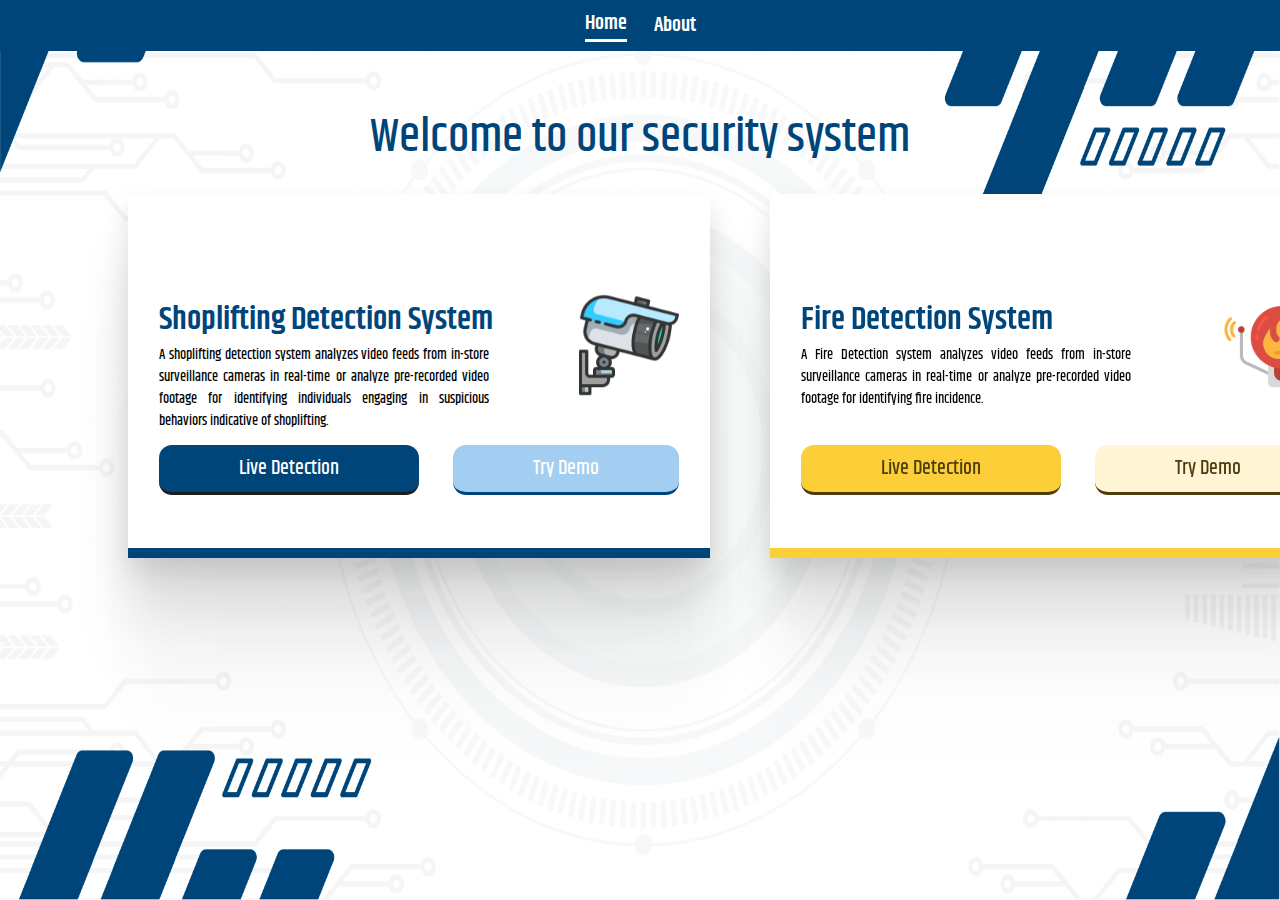
<file: templates/index.html>
<!DOCTYPE html>
<html lang="en">
  <head>
    <meta charset="UTF-8" />
    <meta name="viewport" content="width=device-width, initial-scale=1.0" />
    <title>Shoplifting and Fire Detection</title>
    <link rel="stylesheet" href="/templates/style.css" />
    <link rel="preconnect" href="https://fonts.googleapis.com" />
    <link rel="preconnect" href="https://fonts.gstatic.com" crossorigin />
    <link
      href="https://fonts.googleapis.com/css2?family=Hanken+Grotesk:ital,wght@0,100..900;1,100..900&family=Khand:wght@300;400;500;600;700&family=Nunito:ital,wght@0,200..1000;1,200..1000&family=Poppins:ital,wght@0,100;0,200;0,300;0,400;0,500;0,600;0,700;0,800;0,900;1,100;1,200;1,300;1,400;1,500;1,600;1,700;1,800;1,900&family=Work+Sans:wght@200;300;400;500;600;700&display=swap"
      rel="stylesheet"
    />
  </head>

  <body>
    <div class="bg-img">
      <img
        src="/templates/pictures/c2a088cf7f1ec2fbe88dc763ae6a3d1b.png"
        alt=""
      />
    </div>
    <div class="head">
      <a href="/templates/index.html" class="active-page">Home</a>
      <a href="/about">About</a>
    </div>
    <div class="content">
      <div class="welcome">
        <p>Welcome to our security system</p>
      </div>
      <div class="container">
        <div class="card" id="c1">
          <div class="card-top">
            <div class="left">
              <p class="title">Shoplifting Detection System</p>
              <p class="desc">
                A shoplifting detection system analyzes video feeds from
                in-store surveillance cameras in real-time or analyze
                pre-recorded video footage for identifying individuals engaging
                in suspicious behaviors indicative of shoplifting.
              </p>
            </div>
            <div class="card-img cam">
              <img src="/templates/pictures/card-img1.png" alt="" />
            </div>
          </div>
          <div class="btns">
            <a href="/live-demo" class="live-btn1">Live Detection</a>
            <a href="/templates/try-demo.html" class="try-btn1">Try Demo</a>
          </div>
        </div>
        <div class="card" id="c2">
          <div class="card-top">
            <div class="card-desc">
              <p class="title">Fire Detection System</p>
              <p class="desc">
                A Fire Detection system analyzes video feeds from in-store
                surveillance cameras in real-time or analyze pre-recorded video
                footage for identifying fire incidence.
              </p>
            </div>
            <div class="card-img">
              <img src="/templates/pictures/card-img2.png" alt="" />
            </div>
          </div>
          <div class="btns">
            <a href="/templates/live-fire.html" class="live-btn2"
              >Live Detection</a
            >
            <a href="/templates/try_fire_demo.html" class="try-btn2"
              >Try Demo</a
            >
          </div>
        </div>
      </div>
    </div>
  </body>
  <script src="/templates/script.js"></script>
</html>
</file>
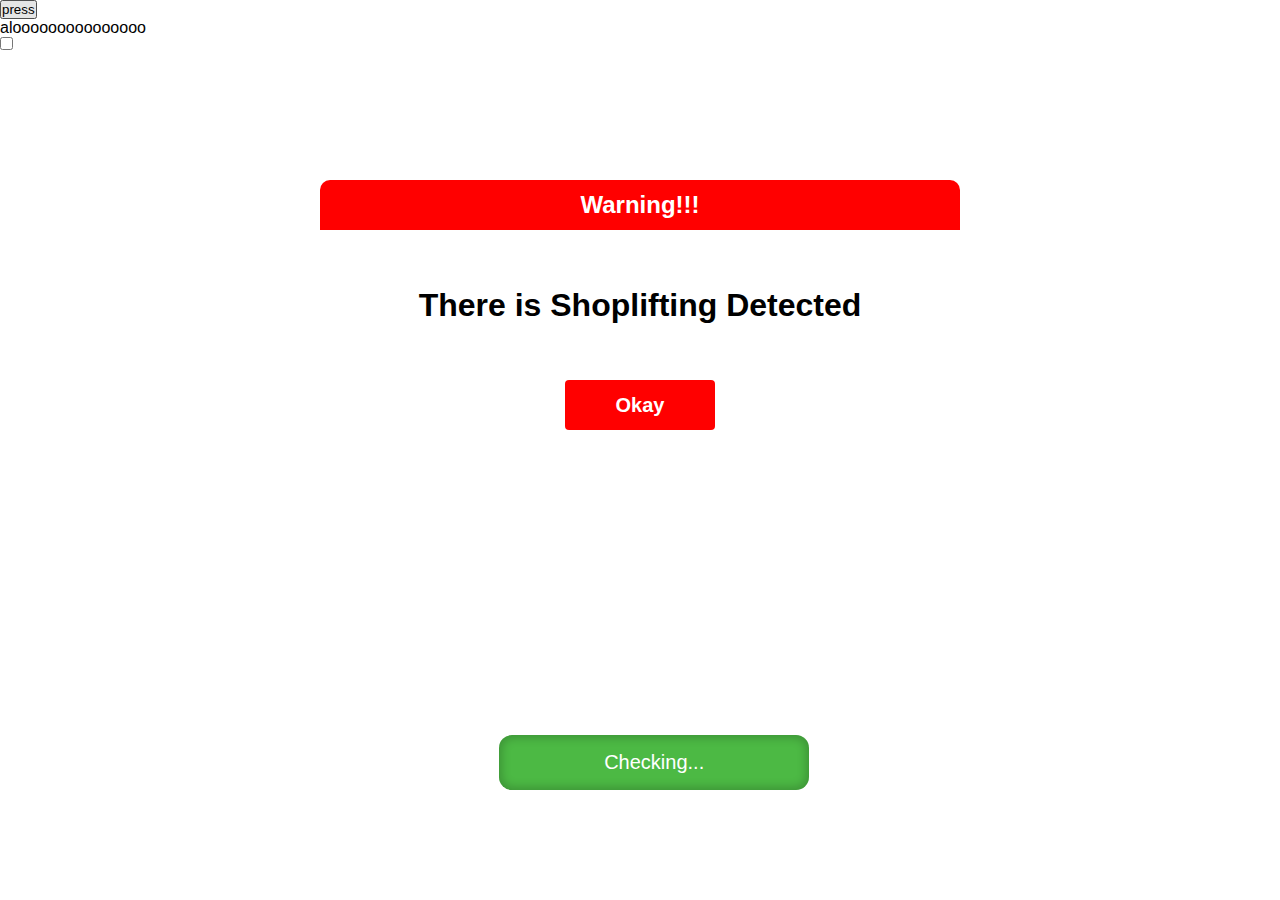
<file: templates/liveDemo.html>
<!DOCTYPE html>
<html lang="en">
  <head>
    <meta charset="UTF-8" />
    <meta name="viewport" content="width=device-width, initial-scale=1.0" />
    <title>Shoplifting Detection</title>
    <link rel="stylesheet" href="/templates/liveDemo.css" />
  </head>

  <body>
    <!-- <div class="stream-title">
      <h1>Live Shoplifting Detection Stream</h1>
    </div> -->
    <div>
      <!-- <div>
        <video id="video" playsinline autoplay></video>
        <canvas id="canvas"></canvas>
      </div> -->
      <button id="show-warning-btn">press</button>
      <p class="status">Checking...</p>
      <p>alooooooooooooooo</p>
      <input type="checkbox" id="popup-check-box" />
    </div>

    <div class="popup-container">
      <!-- <label for="popup" class="overlay"></label> -->
      <div class="popup-boxx">
        <header>Warning!!!</header>
        <p class="popup-contentt">There is Shoplifting Detected</p>
        <div class="btn-controllerr">
          <label class="show-warning" for="popup-check-box">Okay</label>
        </div>
      </div>
    </div>
  </body>
  <script src="/templates/liveDemo.js"></script>
</html>
</file>
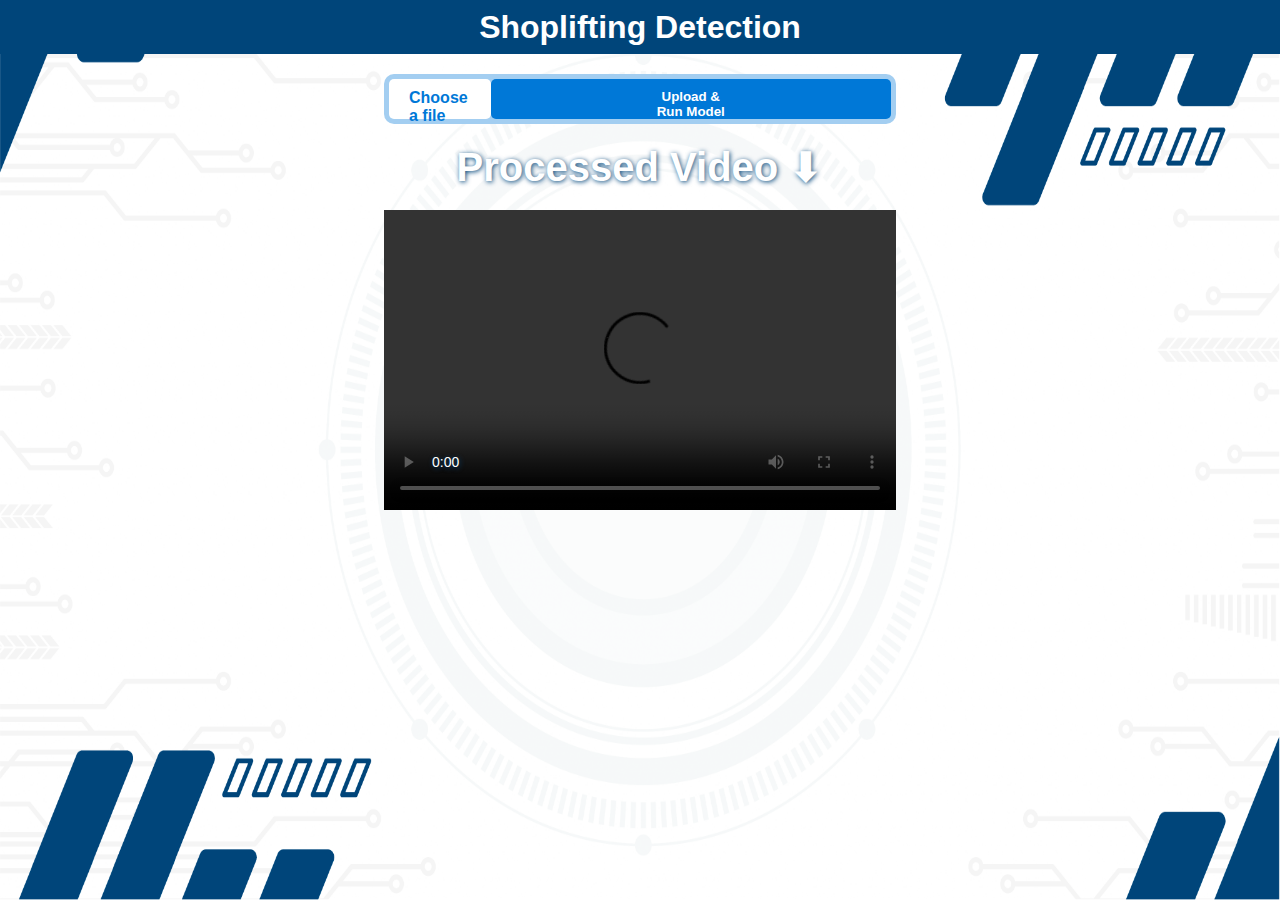
<file: templates/try-demo.html>
<!DOCTYPE html>
<html lang="en">
  <head>
    <meta charset="UTF-8" />
    <meta name="viewport" content="width=device-width, initial-scale=1.0" />
    <link rel="stylesheet" href="/templates/tryDemo.css" />
    <title>Video Uploading for Detection</title>
  </head>
  <body>
    <div class="stream-title">
      <h1>Shoplifting Detection</h1>
    </div>
    <div class="content">
      <div class="model-btns">
        <input type="file" id="videoUpload" accept="video/*" />
        <label for="videoUpload">Choose a file</label>
        <button onclick="uploadVideo()" class="run-btn">
          Upload & Run Model
        </button>
      </div>
      <div class="processedVideo">
        <h2>Processed Video ⬇</h2>
        <video
          width="640"
          height="300"
          id="processedVideo"
          controls
          type="video/mp4"
          src=""
        >
          Your browser does not support the video tag.
        </video>
      </div>
    </div>
  </body>
  <script src="try-demo.js"></script>
</html>
</file>
<file: templates/style.css>
* {
  margin: 0;
  padding: 0;
  box-sizing: content-box;
}
:root {
  --mian-color: #00457a;
}
body {
  font-family: "Khand", sans-serif;
  font-style: normal;
  width: 100%;
  height: 100vh;
  display: flex;
  flex-flow: column nowrap;
}
.head {
  width: 100%;
  height: 54px;
  background-color: #00457a;
  display: flex;
  justify-content: center;
  align-items: center;
  gap: 27px;
  a {
    color: white;
    text-decoration: none;
    font-size: 20px;
    font-weight: 600;
  }
}
.active-page,
.head a:hover {
  padding: 11px, 0px, 11px, 0px;
  border-bottom: 3px solid white;
}
.bg-img img {
  width: 100%;
  height: 100%;
  position: absolute;
  z-index: -1;
}
.content {
  width: 80%;
  height: 100%;
  margin-left: auto;
  margin-right: auto;
}
.welcome {
  height: 33px;
  text-align: center;
  color: #00457a;
  margin: 50px 0px 50px 0px;
  p {
    font-weight: 500;
    font-size: 48px;
  }
}
.container {
  display: inline-flex;
  align-items: flex-start;
  flex-flow: row nowrap;
  gap: 60px;
}
.card {
  position: relative;
  width: 520px;
  height: 200px;
  background-color: white;
  padding: 101px 31px 53px 31px;
  display: flex;
  flex-direction: column;
  justify-content: space-between;
  align-items: center;
  box-shadow: 0px 289px 81px 0px rgba(0, 0, 0, 0),
    0px 185px 74px 0px rgba(0, 0, 0, 0.01),
    0px 104px 62px 0px rgba(0, 0, 0, 0.05),
    0px 46px 46px 0px rgba(0, 0, 0, 0.09), 0px 12px 25px 0px rgba(0, 0, 0, 0.1);
  top: 10px;
}
.card:hover {
  box-shadow: 0px 289px 81px 0px rgba(0, 0, 0, 0),
    0px 185px 74px 0px rgba(0, 0, 0, 0.01),
    0px 104px 62px 0px rgba(0, 0, 0, 0.08),
    0px 46px 46px 0px rgba(0, 0, 0, 0.15), 0px 12px 25px 0px rgba(0, 0, 0, 0.1);
  top: 0;
  transition-property: top;
  transition-duration: 500ms;
}
#c1 {
  border-bottom: 10px solid var(--mian-color);
}
#c2 {
  border-bottom: 10px solid #fcce37;
}
.card-top {
  width: 100%;
  display: flex;
  flex-flow: row wrap;
  justify-content: space-between;
  align-content: center;
}
.card .card-top .title {
  color: var(--mian-color);
  font-size: 32px;
  font-weight: 600;
  line-height: normal;
}
.card .card-top .desc {
  color: #000;
  font-family: Khand;
  font-size: 14px;
  font-weight: 500;
  width: 330px;
  text-align: justify;
}
.card-img img {
  width: 100px;
  height: 100px;
}
.cam {
  transform: rotateY(180deg);
  -webkit-transform: rotateY(180deg);
  -moz-transform: rotateY(180deg);
  -ms-transform: rotateY(180deg);
  -o-transform: rotateY(180deg);
}
.card .btns {
  width: 100%;
  display: flex;
  justify-content: space-between;
  align-content: center;
  gap: 15px;
  a {
    padding: 8px 80px;
    text-decoration: none;
    border-radius: 13px;
    -webkit-border-radius: 13px;
    -moz-border-radius: 13px;
    -ms-border-radius: 13px;
    -o-border-radius: 13px;
  }
}
.live-btn1 {
  border-bottom: 3px solid var(--Black1, #1e1e1e);
  background-color: #00457a;
}
.try-btn1 {
  border-bottom: 3px solid var(--2274A5, #00457a);
  background-color: #a3cef1;
}
.live-btn1,
.try-btn1 {
  color: white;
  font-weight: 500;
  font-size: 20px;
}
.live-btn2,
.try-btn2 {
  color: #4d3c0c;
  font-weight: 500;
  font-size: 20px;
  border-bottom: 3px solid var(--Secondary, #4d3c0c);
}
.try-btn2 {
  background: #fff4d4;
}
.live-btn2 {
  background: #fcce37;
}
.live-btn1:hover,
.try-btn1:hover,
.live-btn2:hover,
.try-btn2:hover {
  opacity: 80%;
}
</file>
<file: templates/liveDemo.css>
* {
  margin: 0;
  padding: 0;
  box-sizing: border-box;
}

:root {
  --mian-color: #00457a;
}

body {
  font-family: "Khand", sans-serif;
  font-style: normal;
  width: 100%;
  height: 100vh;
  display: flex;
  flex-flow: column wrap;
  /* background-image: url("/templates/pictures/c2a088cf7f1ec2fbe88dc763ae6a3d1b.png"); */
  /* background-color: green; */
  /* background-size: 100% 100%;
  background-position: center;
  background-attachment: fixed; */
}

.bg-img img {
  width: 100%;
  height: 100%;
  position: absolute;
  z-index: -1;
}

.stream-title {
  height: 54px;
  background-color: #00457a;
  display: flex;
  justify-content: center;
  align-items: center;
  color: white;
  font-weight: 600;
}

canvas,
video {
  display: inline;
  position: fixed;
  left: 29%;
  top: 12%;
  border-radius: 10px;
}

.status {
  position: absolute;
  bottom: 100px;
  left: 39%;
  bottom: 110px;
  padding: 16px 10px;
  width: 310px;
  background-color: #4cb944;
  box-shadow: 0px 0px 10px 3px rgba(0, 0, 0, 0.2) inset;
  color: white;
  font-weight: 500;
  font-size: 20px;
  text-align: center;
  cursor: pointer;
  border-style: none;
  border-radius: 13px;
  -webkit-border-radius: 13px;
  -moz-border-radius: 13px;
  -ms-border-radius: 13px;
  -o-border-radius: 13px;
}
.checking {
  background-color: #4cb944;
}
.normal-activity {
  background-color: #a3cef1;
}
.shoplifting-activity {
  background-color: red;
}
#popup-check-box {
  display: block;
}
.overlay {
  width: 100%;
  height: 100%;
  position: absolute;
  background-color: rgb(0 0 0 / 0.4);
}
.popup-boxx {
  display: block;
  width: 50%;
  height: 260px;
  background-color: #fff;
  position: absolute;
  border-radius: 10px;
  -webkit-border-radius: 10px;
  -moz-border-radius: 10px;
  -ms-border-radius: 10px;
  -o-border-radius: 10px;
  top: 20%;
  left: 25%;
  header {
    width: 100%;
    height: 50px;
    background-color: red;
    color: white;
    font-size: 24px;
    font-weight: 600;
    /*text-align: center;
    */
    display: flex;
    align-items: center;
    justify-content: center;
    border-top-right-radius: inherit;
    border-top-left-radius: inherit;
  }
  .popup-contentt {
    width: 100%;
    height: 150px;
    display: flex;
    justify-content: center;
    align-items: center;
    font-size: 32px;
    font-weight: 700;
  }
  .btn-controllerr {
    width: 100%;
    display: flex;
    justify-content: center;
    label.show-warning {
      width: 150px;
      height: 50px;
      background-color: red;
      display: flex;
      align-items: center;
      caret-color: transparent;
      justify-content: center;
      color: white;
      font-size: 20px;
      font-weight: 600;
      border-radius: 4px;
      -webkit-border-radius: 4px;
      -moz-border-radius: 4px;
      -ms-border-radius: 4px;
      -o-border-radius: 4px;
      &:hover {
        opacity: 0.9;
      }
    }
  }
}
#popup-check-box:checked ~ .popup-boxx {
  display: block;
}
</file>
<file: templates/tryDemo.css>
* {
  margin: 0;
  padding: 0;
  box-sizing: border-box;
}

:root {
  --mian-color: #00457a;
}

body {
  font-family: "Khand", sans-serif;
  font-style: normal;
  width: 100%;
  height: 100vh;
  display: flex;
  align-content: flex-start;
  flex-flow: row wrap;
  background-image: url("/templates/pictures/c2a088cf7f1ec2fbe88dc763ae6a3d1b.png");
  background-size: 100% 100%;
  background-position: center;
  background-attachment: fixed;
}

.stream-title {
  width: 100%;
  height: 54px;
  background-color: #00457a;
  display: flex;
  justify-content: center;
  align-items: center;
  color: white;
  font-weight: 600;
}
.content {
  width: 100%;
  margin-top: 20px;
}
.processedVideo {
  width: 100%;
  display: block;
  margin-left: auto;
  margin-right: auto;
  video,
  h2 {
    width: 40%;
    margin-left: 30%;
    margin-bottom: 20px;
    text-align: center;
    color: white;
    text-shadow: #00457a 1px 1px 5px;
    font-size: 40px;
    outline: none;
  }
}
.model-btns {
  width: 40%;
  height: 50px;
  margin-left: auto;
  margin-right: auto;
  margin-bottom: 20px;
  background-color: #a3cef1;
  display: flex;
  flex-flow: row nowrap;
  justify-content: space-between;
  padding: 5px;

  button {
    background-color: #0078d7;
    border: none;
    color: white;
    padding: 10px 160px;
    font-weight: 600;
    cursor: pointer;
    border-radius: 5px;
    -webkit-border-radius: 5px;
    -moz-border-radius: 5px;
    -ms-border-radius: 5px;
    -o-border-radius: 5px;
  }
  button:hover {
    background-color: #00457a;
  }
  input {
    display: none;
    overflow: hidden;
  }

  input[type="file"] + label {
    font-weight: 600;
    color: #0078d7;
    background-color: #fff;
    padding: 10px 20px;
    border-radius: 5px;
    cursor: pointer;
    caret-color: transparent;
  }
  border-radius: 10px;
  -webkit-border-radius: 10px;
  -moz-border-radius: 10px;
  -ms-border-radius: 10px;
  -o-border-radius: 10px;
}
</file>
